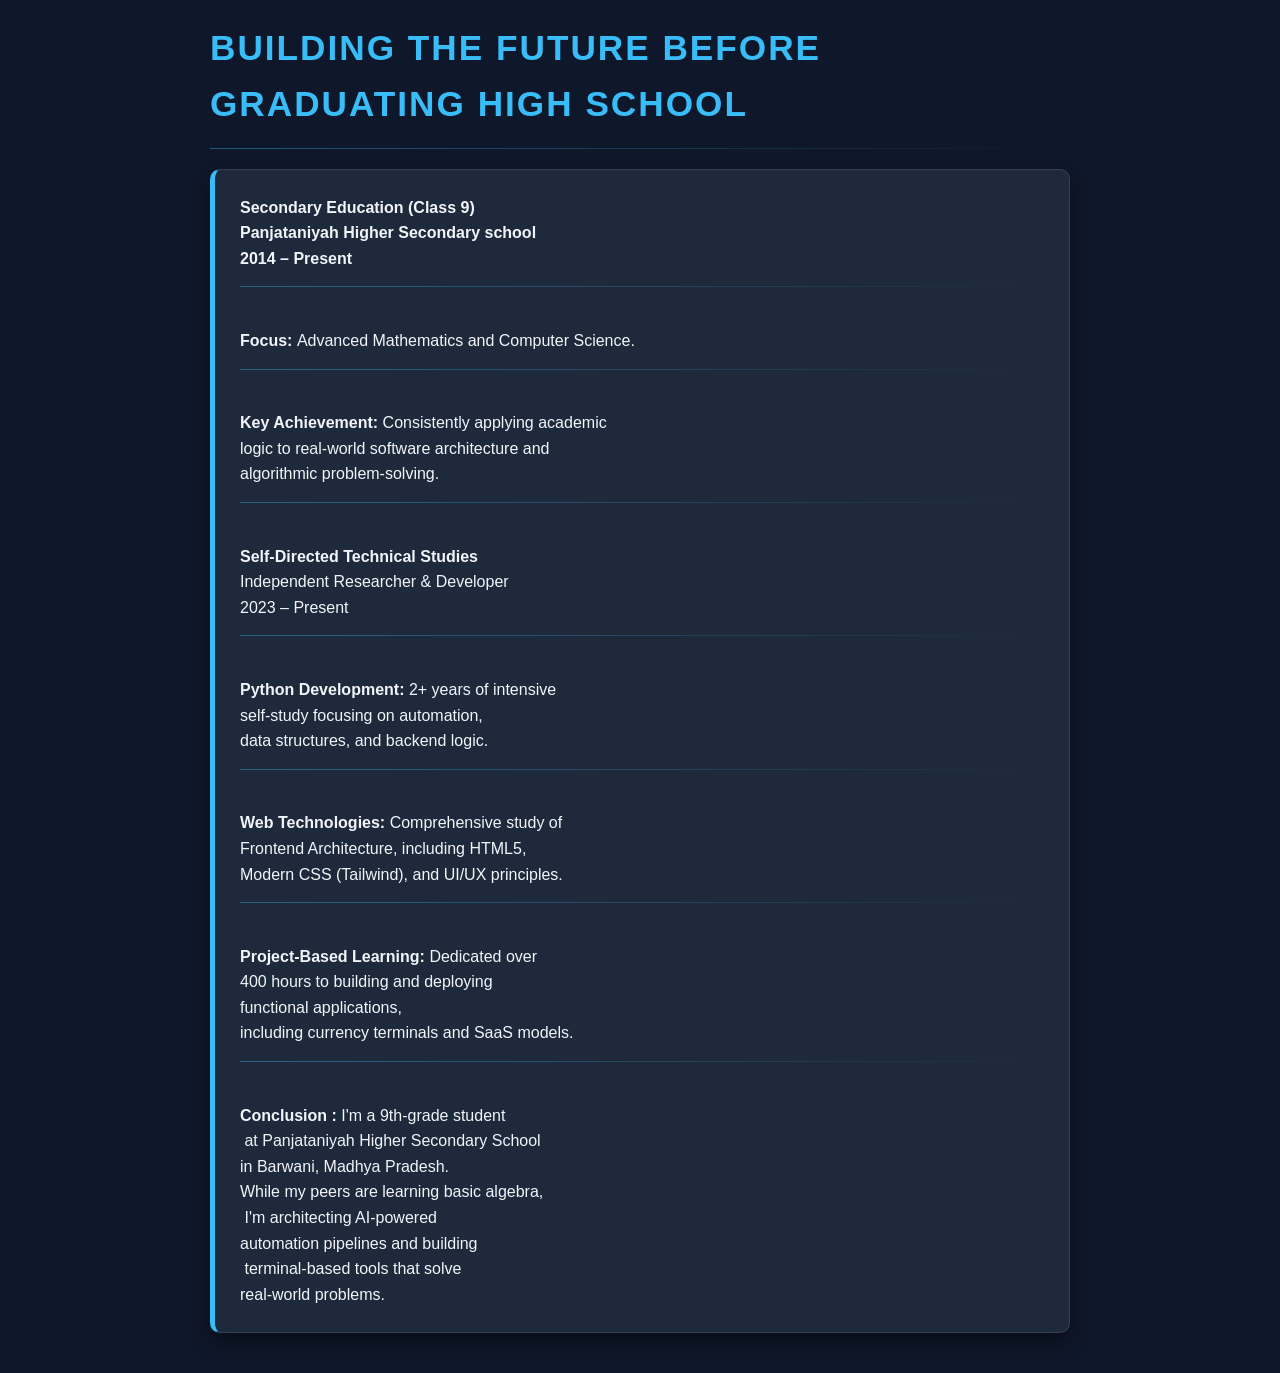
<file: Education.html>
<!DOCTYPE html>
<html>

<head>
  <link rel="stylesheet" href="style.css">

  <meta charset="UTF-8">
  <meta name="viewport" content="width=device-width, initial-scale=1">
  <title>Education</title>
</head>
<h1><b>Building the future before graduating high school</b></h1>
<hr>
<pre><b>Secondary Education (Class 9)
Panjataniyah Higher Secondary school<br>2014 – Present</b>
<hr>
<b>Focus: </b>Advanced Mathematics and Computer Science.
<hr>
<b>Key Achievement:</b> Consistently applying academic<br>logic to real-world software architecture and<br>algorithmic problem-solving.
<hr>
<b>Self-Directed Technical Studies</b>
Independent Researcher & Developer
2023 – Present
<hr>
<b>Python Development:</b> 2+ years of intensive<br>self-study focusing on automation,<br>data structures, and backend logic.
<hr>
<b>Web Technologies:</b> Comprehensive study of <br>Frontend Architecture, including HTML5,<br>Modern CSS (Tailwind), and UI/UX principles.
<hr>
<b>Project-Based Learning:</b> Dedicated over<br>400 hours to building and deploying<br>functional applications,<br>including currency terminals and SaaS models.
<hr>
<b>Conclusion :</b> I'm a 9th-grade student<br> at Panjataniyah Higher Secondary School <br>in Barwani, Madhya Pradesh. <br>While my peers are learning basic algebra,<br> I'm architecting AI-powered <br>automation pipelines and building<br> terminal-based tools that solve <br>real-world problems.
</pre>
<body>
  
</body>

</html>
</file>
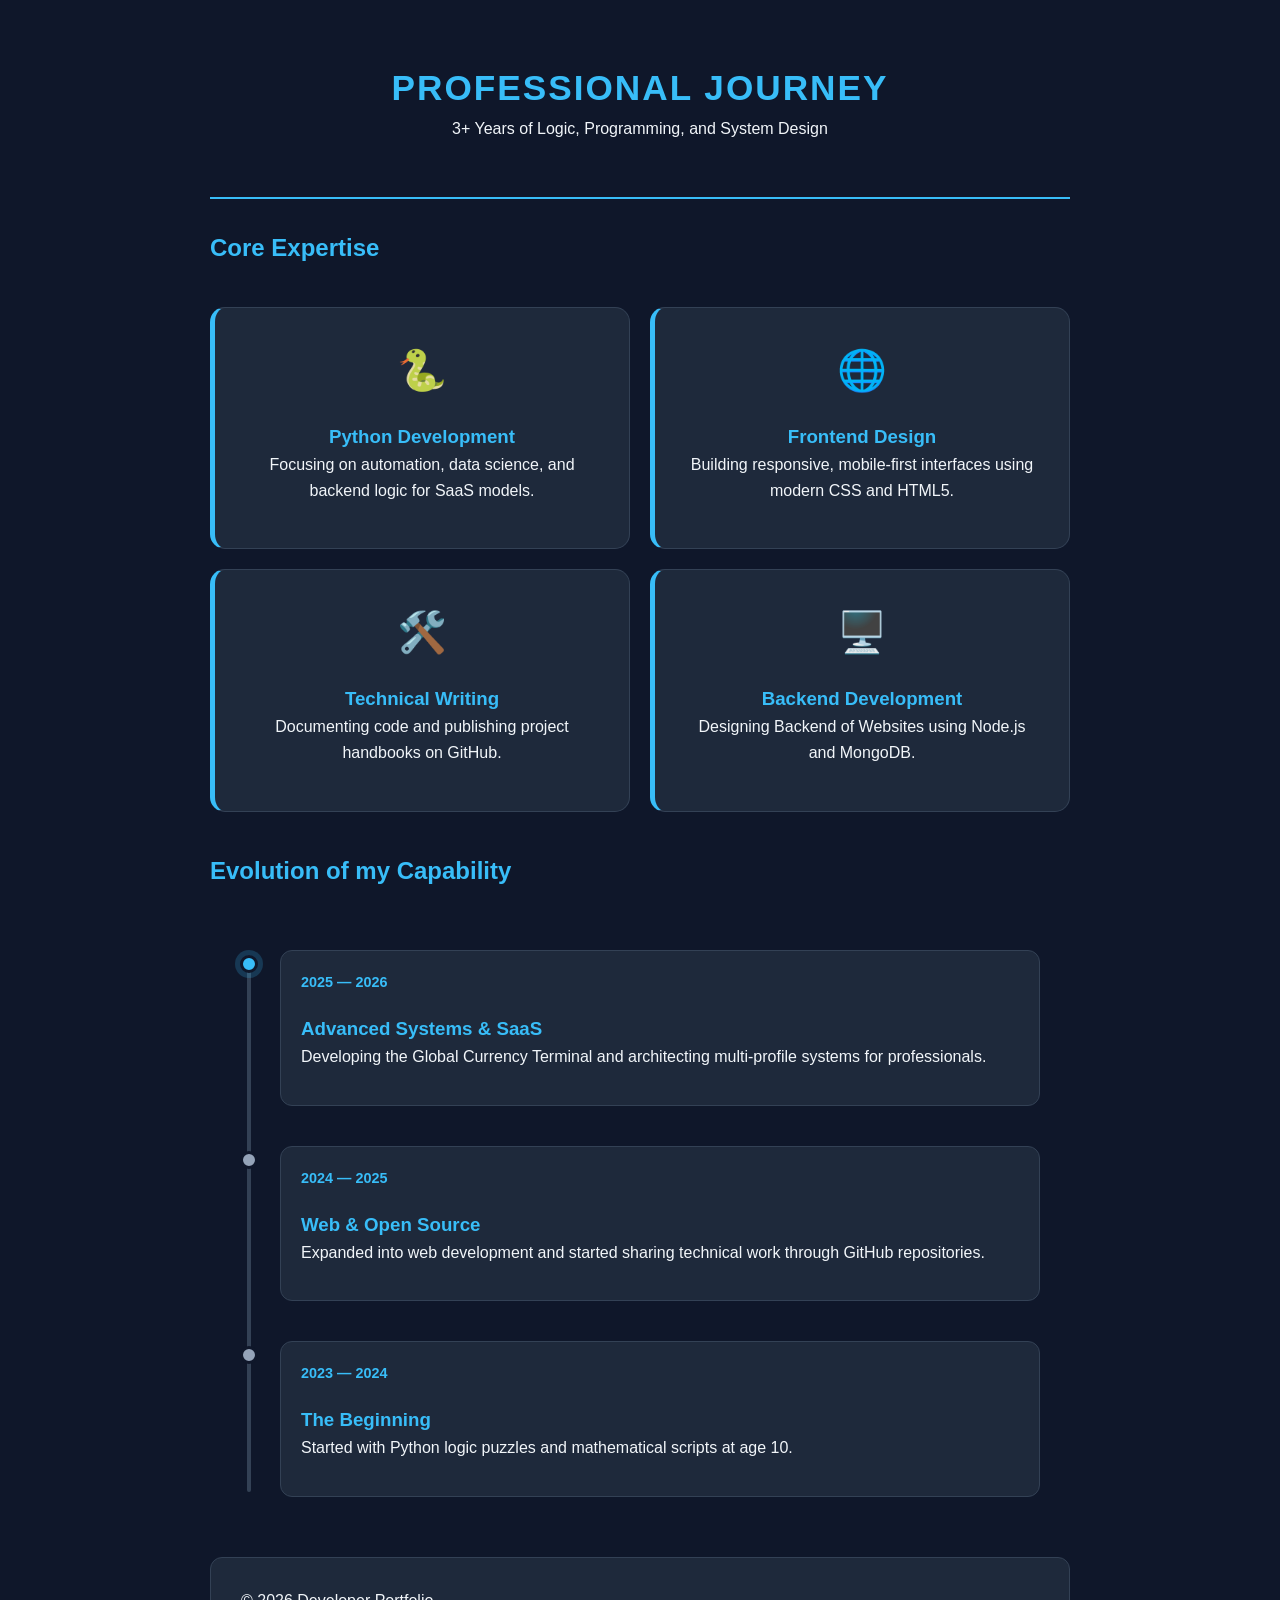
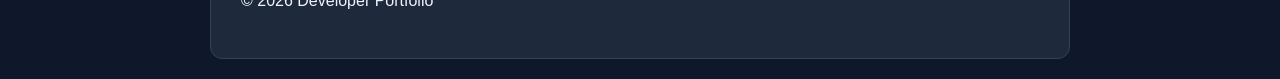
<file: experience.html>
<!DOCTYPE html>
<html lang="en">
<head>
    <meta charset="UTF-8">
    <meta name="viewport" content="width=device-width, initial-scale=1.0">
    <title>Experience | Developer Portfolio</title>
    <link rel="stylesheet" href="style.css">
</head>
<body>
  <header class="exp-header">
        <h1>Professional Journey</h1>
        <p>3+ Years of Logic, Programming, and System Design</p>
    </header>

    <main class="container">
        <section class="cards-section">
            <h2 class="section-title">Core Expertise</h2>
            <div class="card-grid">
                <div class="skill-card">
                    <div class="card-icon">🐍</div>
                    <h3>Python Development</h3>
                    <p>Focusing on automation, data science, and backend logic for SaaS models.</p>
                </div>
                <div class="skill-card">
                    <div class="card-icon">🌐</div>
                    <h3>Frontend Design</h3>
                    <p>Building responsive, mobile-first interfaces using modern CSS and HTML5.</p>
                </div>
                <div class="skill-card">
                    <div class="card-icon">🛠️</div>
                    <h3>Technical Writing</h3>
                    <p>Documenting code and publishing project handbooks on GitHub.</p>
                </div>
                <div class="skill-card">
                    <div class="card-icon">🖥️</div>
                    <h3>Backend Development</h3>
                    <p>Designing Backend of Websites using Node.js and MongoDB.</p>
                </div>
            </div>
        </section>

        <section class="timeline-section">
            <h2 class="section-title">Evolution of my Capability</h2>
            <div class="timeline">
                
                <div class="timeline-item">
                    <div class="timeline-dot current"></div>
                    <div class="timeline-content">
                        <span class="date">2025 — 2026</span>
                        <h3>Advanced Systems & SaaS</h3>
                        <p>Developing the Global Currency Terminal and architecting multi-profile systems for professionals.</p>
                    </div>
                </div>

                <div class="timeline-item">
                    <div class="timeline-dot"></div>
                    <div class="timeline-content">
                        <span class="date">2024 — 2025</span>
                        <h3>Web & Open Source</h3>
                        <p>Expanded into web development and started sharing technical work through GitHub repositories.</p>
                    </div>
                </div>

                <div class="timeline-item">
                    <div class="timeline-dot"></div>
                    <div class="timeline-content">
                        <span class="date">2023 — 2024</span>
                        <h3>The Beginning</h3>
                        <p>Started with Python logic puzzles and mathematical scripts at age 10.</p>
                    </div>
                </div>

            </div>
        </section>
    </main>

    <footer class="footer">
        <p>&copy; 2026 Developer Portfolio</p>
    </footer>

</body>
</html>
</file>
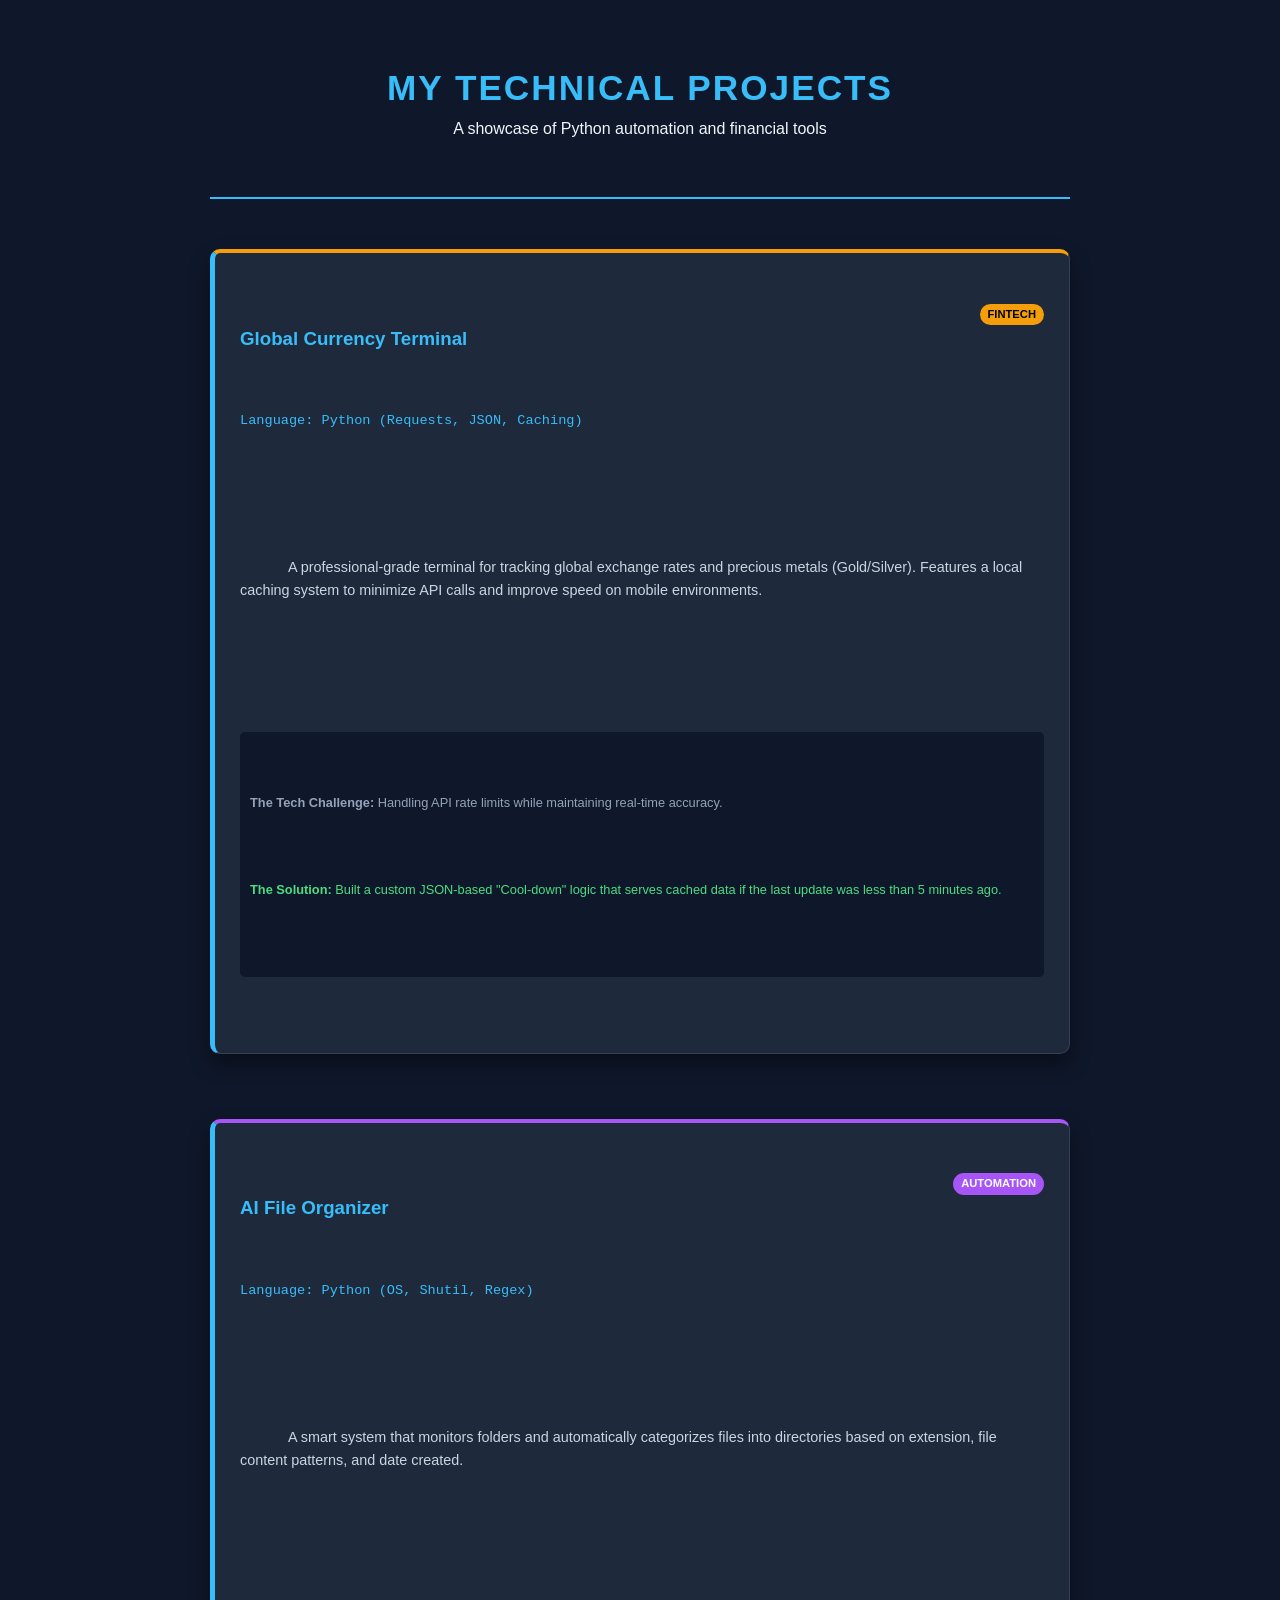
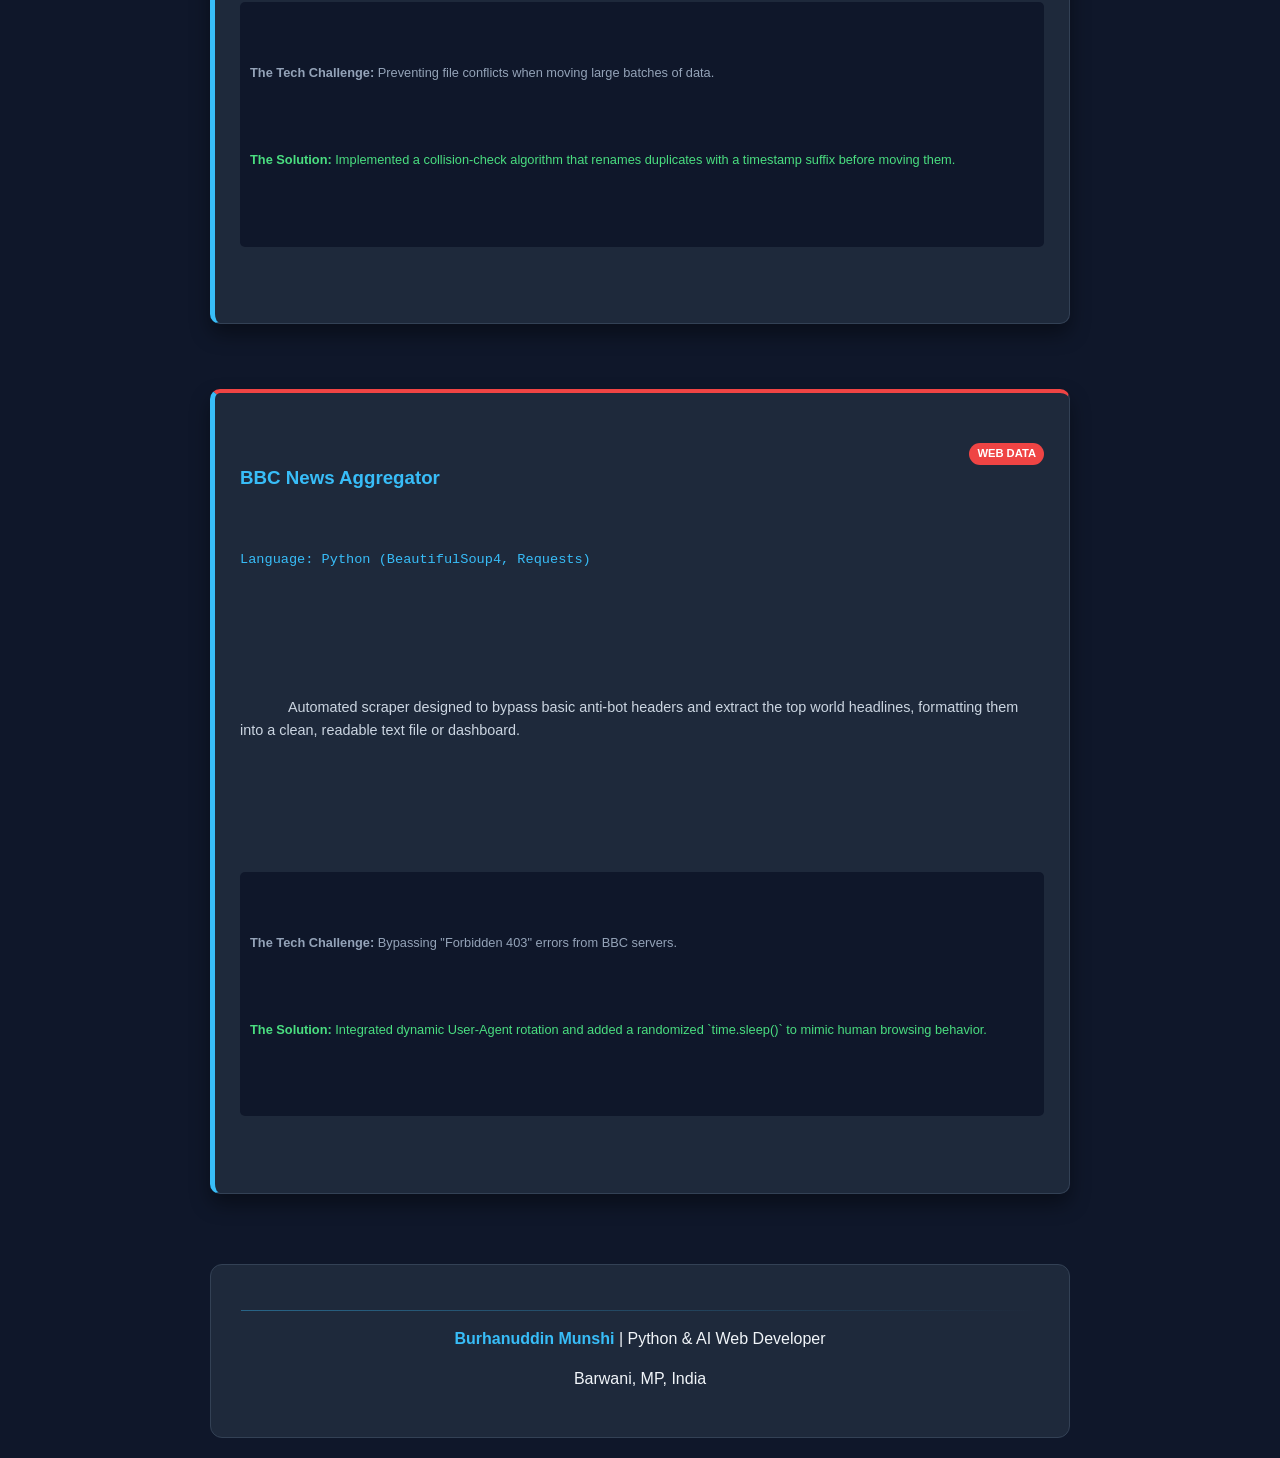
<file: Projects.html>
<!DOCTYPE html>
<html lang="en">
<head>
    <meta charset="UTF-8">
    <meta name="viewport" content="width=device-width, initial-scale=1.0">
    <title>My Projects | Burhanuddin Munshi</title>
    
    <link rel="stylesheet" href="style.css">
</head>
<body>

    <header>
        <h1><b>My Technical Projects</b></h1>
        <p>A showcase of Python automation and financial tools</p>
    </header>

    <main>
        <section id="projects-grid" style="display: grid; gap: 25px; margin-top: 30px;">

    <div class="content-card" style="border-top: 4px solid #f59e0b;"> <div style="display: flex; justify-content: space-between; align-items: start;">
            <h3><b>Global Currency Terminal</b></h3>
            <span style="background: #f59e0b; color: #000; padding: 2px 8px; border-radius: 12px; font-size: 0.7rem; font-weight: bold;">FINTECH</span>
        </div>
        <p style="color: #38bdf8; font-family: monospace; font-size: 0.85rem; margin-top: 5px;">Language: Python (Requests, JSON, Caching)</p>
        
        <p style="font-size: 0.9rem; color: #cbd5e1; margin-top: 10px;">
            A professional-grade terminal for tracking global exchange rates and precious metals (Gold/Silver). Features a local caching system to minimize API calls and improve speed on mobile environments.
        </p>

        <div style="background: #0f172a; padding: 10px; border-radius: 5px; margin-top: 15px;">
            <p style="font-size: 0.8rem; color: #94a3b8;"><b>The Tech Challenge:</b> Handling API rate limits while maintaining real-time accuracy.</p>
            <p style="font-size: 0.8rem; color: #4ade80;"><b>The Solution:</b> Built a custom JSON-based "Cool-down" logic that serves cached data if the last update was less than 5 minutes ago.</p>
        </div>
    </div>

    <div class="content-card" style="border-top: 4px solid #a855f7;"> <div style="display: flex; justify-content: space-between; align-items: start;">
            <h3><b>AI File Organizer</b></h3>
            <span style="background: #a855f7; color: #fff; padding: 2px 8px; border-radius: 12px; font-size: 0.7rem; font-weight: bold;">AUTOMATION</span>
        </div>
        <p style="color: #38bdf8; font-family: monospace; font-size: 0.85rem; margin-top: 5px;">Language: Python (OS, Shutil, Regex)</p>

        <p style="font-size: 0.9rem; color: #cbd5e1; margin-top: 10px;">
            A smart system that monitors folders and automatically categorizes files into directories based on extension, file content patterns, and date created.
        </p>

        <div style="background: #0f172a; padding: 10px; border-radius: 5px; margin-top: 15px;">
            <p style="font-size: 0.8rem; color: #94a3b8;"><b>The Tech Challenge:</b> Preventing file conflicts when moving large batches of data.</p>
            <p style="font-size: 0.8rem; color: #4ade80;"><b>The Solution:</b> Implemented a collision-check algorithm that renames duplicates with a timestamp suffix before moving them.</p>
        </div>
    </div>

    <div class="content-card" style="border-top: 4px solid #ef4444;"> <div style="display: flex; justify-content: space-between; align-items: start;">
            <h3><b>BBC News Aggregator</b></h3>
            <span style="background: #ef4444; color: #fff; padding: 2px 8px; border-radius: 12px; font-size: 0.7rem; font-weight: bold;">WEB DATA</span>
        </div>
        <p style="color: #38bdf8; font-family: monospace; font-size: 0.85rem; margin-top: 5px;">Language: Python (BeautifulSoup4, Requests)</p>

        <p style="font-size: 0.9rem; color: #cbd5e1; margin-top: 10px;">
            Automated scraper designed to bypass basic anti-bot headers and extract the top world headlines, formatting them into a clean, readable text file or dashboard.
        </p>

        <div style="background: #0f172a; padding: 10px; border-radius: 5px; margin-top: 15px;">
            <p style="font-size: 0.8rem; color: #94a3b8;"><b>The Tech Challenge:</b> Bypassing "Forbidden 403" errors from BBC servers.</p>
            <p style="font-size: 0.8rem; color: #4ade80;"><b>The Solution:</b> Integrated dynamic User-Agent rotation and added a randomized `time.sleep()` to mimic human browsing behavior.</p>
        </div>
    </div>

</section>


    </main>

    <footer style="text-align: center; margin-top: 50px;">
        <hr>
        <p><b>Burhanuddin Munshi</b> | Python & AI Web Developer</p>
        <p>Barwani, MP, India</p>
    </footer>

</body>
</html>
</file>
<file: style.css>
/* =========================================
   1. COLOR PALETTE & GLOBAL SETTINGS
   ========================================= */
:root {
    --bg-color: #0f172a;        /* Main dark background */
    --card-bg: #1e293b;         /* Lighter slate for cards/footer */
    --accent-blue: #38bdf8;     /* Electric blue for links/borders */
    --text-primary: #f1f5f9;    /* Main white text */
    --text-secondary: #94a3b8;  /* Muted grey text */
    --border-color: #334155;    /* Subtle dividers */
}

* {
    margin: 0;
    padding: 0;
    box-sizing: border-box;
}

body {
    background-color: var(--bg-color);
    color: var(--text-primary);
    font-family: 'Segoe UI', Roboto, -apple-system, sans-serif;
    line-height: 1.6;
    padding: 20px;
    max-width: 900px;
    margin: 0 auto;
}

/* =========================================
   2. HEADERS & TEXT
   ========================================= */
header {
    text-align: center;
    padding: 40px 0;
    border-bottom: 2px solid var(--accent-blue);
    margin-bottom: 30px;
}

h1 {
    font-size: 2.2rem;
    text-transform: uppercase;
    letter-spacing: 2px;
    color: var(--accent-blue);
}

h2, h3 {
    color: var(--accent-blue);
    margin-top: 20px;
}

p {
    margin-bottom: 15px;
}

/* =========================================
   3. NAVIGATION & LINKS
   ========================================= */
a {
    color: var(--accent-blue);
    text-decoration: none;
    font-weight: bold;
    font-size: 1.1rem;
    padding: 5px 0;
    border-bottom: 1px solid transparent;
    transition: 0.3s ease;
}

a:hover {
    color: #fff;
    border-bottom: 1px solid var(--accent-blue);
    padding-left: 5px;
}

/* =========================================
   4. THE CARD SYSTEM (Education & Projects)
   ========================================= */
pre, .content-card {
    background: var(--card-bg);
    padding: 25px;
    border-radius: 10px;
    border: 1px solid var(--border-color);
    border-left: 5px solid var(--accent-blue); /* High-tech stripe */
    white-space: pre-wrap; /* Keeps your manual line breaks */
    font-family: inherit;  /* Prevents typewriter look */
    font-size: 1rem;
    box-shadow: 0 10px 20px rgba(0, 0, 0, 0.4);
    margin: 20px 0;
}

/* Horizontal lines inside cards/footer */
hr {
    border: 0;
    height: 1px;
    background: linear-gradient(to right, var(--accent-blue), transparent);
    margin: 15px 0;
    opacity: 0.4;
}

/* =========================================
   5. PROFILE & IMAGES
   ========================================= */
img {
    display: block;
    margin: 25px auto;
    border: 4px solid var(--accent-blue);
    border-radius: 15px; /* Nice rounded corners */
    box-shadow: 0 0 20px rgba(56, 189, 248, 0.3);
    max-height: 250px;
}

/* =========================================
   6. FOOTER / CONTACT AREA
   ========================================= */
footer {
    background: var(--card-bg);
    padding: 30px;
    border-radius: 12px;
    border: 1px solid var(--border-color);
    margin-top: 40px;
}

footer b {
    color: var(--accent-blue);
}

/* =========================================
   7. RESPONSIVENESS (Mobile Friendly)
   ========================================= */
@media (max-width: 600px) {
    body {
        padding: 15px;
    }
    h1 {
        font-size: 1.6rem;
    }
    pre {
        padding: 15px;
        font-size: 0.9rem;
    }
}
/* --- Global Variables --- */
:root {
    --primary: #3b82f6;
    --dark: #111827;
    --light: #f3f4f6;
    --text-main: #374151;
    --text-muted: #6b7280;
    --white: #ffffff;
    --transition: all 0.3s ease;
}
/* =========================================
   EXPERIENCE SECTION SPECIFIC STYLES
   ========================================= */

/* 1. The Card Grid (For Expertise) */
.card-grid {
    display: grid;
    grid-template-columns: repeat(auto-fit, minmax(280px, 1fr));
    gap: 20px;
    margin: 40px 0;
}

/* 2. The Skill Card Styling */
.skill-card {
    background: var(--card-bg);
    padding: 30px;
    border-radius: 15px;
    text-align: center;
    border: 1px solid var(--border-color);
    border-left: 5px solid var(--accent-blue);
    transition: transform 0.3s ease, box-shadow 0.3s ease;
}

.skill-card:hover {
    transform: translateY(-5px);
    box-shadow: 0 10px 20px rgba(56, 189, 248, 0.15);
}

.card-icon {
    font-size: 2.5rem;
    margin-bottom: 15px;
    display: block;
}

/* 3. The Vertical Timeline */
.timeline {
    position: relative;
    max-width: 800px;
    margin: 60px auto;
    padding-left: 40px;
}

/* The vertical line behind dots */
.timeline::before {
    content: '';
    position: absolute;
    left: 7px;
    top: 5px;
    bottom: 5px;
    width: 4px;
    background: var(--border-color);
    border-radius: 2px;
}

.timeline-item {
    position: relative;
    margin-bottom: 40px;
}

/* The Dots */
.timeline-dot {
    position: absolute;
    left: -40px;
    top: 5px;
    width: 18px;
    height: 18px;
    background: var(--text-secondary);
    border: 3px solid var(--bg-color);
    border-radius: 50%;
    z-index: 1;
}

/* Glowing dot for current status */
.timeline-dot.current {
    background: var(--accent-blue);
    box-shadow: 0 0 0 5px rgba(56, 189, 248, 0.2);
}

/* 4. Timeline Content Boxes */
.timeline-content {
    background: var(--card-bg);
    padding: 20px;
    border-radius: 12px;
    border: 1px solid var(--border-color);
}

.date {
    font-size: 0.9rem;
    font-weight: bold;
    color: var(--accent-blue);
    display: block;
    margin-bottom: 5px;
}
</file>
